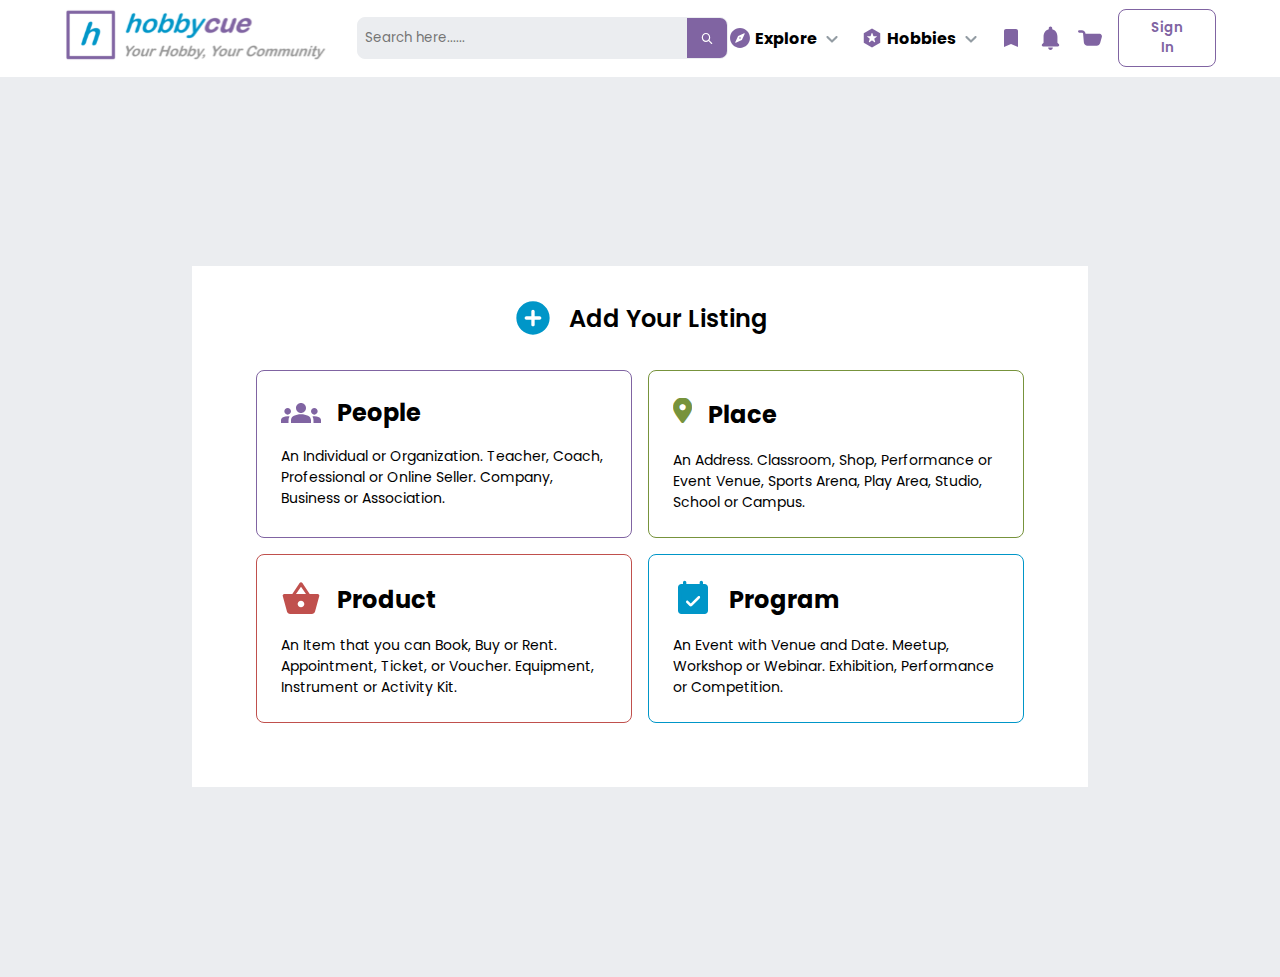
<file: addNew.html>
<!DOCTYPE html>
<html lang="en">

<head>
    <meta charset="UTF-8">
    <meta name="viewport" content="width=device-width, initial-scale=1.0">
    <title>Add New</title>
    <link rel="stylesheet" href="style.css">
    <link rel="stylesheet" href="https://cdnjs.cloudflare.com/ajax/libs/font-awesome/6.5.1/css/all.min.css">
</head>

<body>
    <!-- Navbar------ -->

    <div class="nav_container">
        <div class="icon_resp">
            <img src="./Images/HobbyCueLogovResponsive.svg" alt="">
        </div>
        <a href="./index.html" class="small_nav_a" ><div class="icon"><img src="./Images/HobbyCueLogo.svg" alt="logo"></div></a>
        <div class="search_bar">
            <input class="search_input" type="text" name="search_bar" placeholder="Search here......">
            <img class="search_icon" src="./Images/search.svg" alt="Search">
        </div>
        <div class="features">
            <div class="dropdown">
                <div class="dropbtn">
                    <img class="feature_icon" src="./Images/Explore.svg" alt="Explore">
                    <button class="dropbtn">Explore </button>
                    <img src="./Images/drop_down.svg" alt="">
                </div>
                <div class="dropdown-content">
                    <a href="#">People-Community</a>
                    <a href="#">Places-Venue</a>
                    <a href="#">Programs-Event</a>
                    <a href="#">Products-store</a>
                    <a href="#">Blogs</a>
                </div>
            </div>

            <div class="dropdown">
                <div class="dropbtn">
                    <img class="feature_icon" src="./Images/Hobbies.svg " alt="Explore">
                    <button class="dropbtn">Hobbies</button>
                    <img src="./Images/drop_down.svg" alt="">
                </div>
                <div class="dropdown-content">
                    <a href="#">People</a>
                    <a href="#">Places</a>
                    <a href="#">Programs</a>
                    <a href="#">Product</a>
                    <a href="#">Blogs</a>
                </div>
            </div>

            <img class="feature_icon" src="./Images/bookmark.svg" alt="bookmark">
            <img class="feature_icon" src="./Images/bell.svg" alt="bell">
            <img class="feature_icon" src="./Images/cart.svg" alt="add_to_cart">

            <button class="btn">Sign In</button>

        </div>
        <div class="burger hide">
            <img class="feature_icon" src="./Images/search1.svg" alt="bell">
            <img class="feature_icon" src="./Images/bell.svg" alt="bell">
            <img src="./Images/menu_black.svg" alt="" class="burger_icon" onclick="ShowPopUp()">
        </div>
    </div>
<!-- ---add-new-page------------------ -->

    <div class="add_new_container">
        <div class="add_new">
            <div class="add_new_title">
                <img src="./Images/Add.svg" alt="add_new">
                <p>Add Your Listing</p>
            </div>
            <div class="add_new_cards">
                <div class="add_new_card_1 card">
                    <div class="card_head card_head_hover ">
                        <img src="./Images/people.svg" alt="">
                        <div class="title font_black">People</div>
                    </div>
                    <div class="sm_text">An Individual or Organization. Teacher, Coach, Professional or Online Seller.
                        Company, Business or Association.</div>
                </div>

                <div class="add_new_card_2 card">
                    <div class="card_head ">
                        <div class="font_icon"><i class="fa-solid fa-location-dot "></i></div>
                        
                        <div class="title font_black">Place</div>
                    </div>
                    <div class="sm_text">An Address.  Classroom, Shop, Performance or Event Venue, Sports Arena, Play Area, Studio, School or Campus.</div>
                </div>

                <div class="add_new_card_3 card">
                    <div class="card_head ">
                        <img src="./Images/product.svg" alt="">
                        <div class="title font_black">Product</div>
                    </div>
                    <div class="sm_text">An Item that you can Book, Buy or Rent.  Appointment, Ticket, or Voucher.  Equipment, Instrument or Activity Kit.</div>
                </div>

                <div class="add_new_card_4 card">
                    <div class="card_head ">
                        <img src="./Images/program.svg" alt="">
                        <div class="title font_black">Program</div>
                    </div>
                    <div class="sm_text">An Event with Venue and Date.  Meetup, Workshop or Webinar.  Exhibition, Performance or Competition.</div>
                </div>
            </div>
        </div>
    </div>

     <!-- popup of login or join in mobile version ---------------->

     <div class="popup_container hidden_section">
        <div class="popup_section ">
            <div class="small_nav">
                <img src="./Images/HobbyCueLogovResponsive.svg" alt="">
                <div class="cross_bar" onclick="ShowPopUp()">X</div>

            </div>
            <div class="login_section">

                <div class="title font_purple" style="display: flex; gap: 1rem;">
                    <div class="sign_in add_underline" onclick="SignIn()">Sign In </div>

                    <div class="join_in" onclick="JoinIn()">Join in</div>
                </div>
                <div class="other_login_option">
                    <img class="img_position" src="./Images/Google.svg" alt="">
                    <p>Continue with Google</p>

                </div>
                <div class="other_login_option">
                    <img class="img_position" src="./Images/Facebook.svg" alt="">
                    <p>Continue with Facebook</p>
                </div>
                <div class="flex_justify_center ">
                    <div>Or connect with</div>
                </div>
                <div class="input_field flex_justify_between " style="background-color: 
            #EBEDF0;">
                    <input type="email" name="email" id="" placeholder="Email">
                </div>
                <div class="input_field flex_justify_between" style="background-color: 
            #EBEDF0;">
                    <input type="password" name="password" id="" placeholder="Password">
                    <img src="./Images//eye.svg" alt="">
                </div>

                <div class="toggle_section sign_in_page">
                    <div class="flex_justify_between ">
                        <label class="remember_checkbox">
                            <input type="checkbox">
                            Remember me
                        </label>
                        <div>
                            <img src="./Images/lock_black.svg" alt="">
                            Forgot Password?
                        </div>
                    </div>
                    <button class="btn max_btn">Continue</button>
                </div>
                <div class="toggle_section hidden_section join_in_page">
                    <div class="password_strength">
                        <div class="strengths">
                            <div class="p_st"></div>
                            <div class="p_st"></div>
                            <div class="p_st"></div>
                        </div>
                        <p>Password strength</p>
                    </div>
                    <p>By continuing, you agree to our Terms of Service and Privacy Policy.</p>
                    <button class="btn max_btn">agree and continue</button>
                </div>


            </div>
        </div>
    </div>
    <script src="script.js"></script>
</body>

</html>
</file>
<file: style.css>
@import url('https://fonts.googleapis.com/css2?family=Poppins:wght@200&display=swap');

* {
    margin: 0%;
    padding: 0%;
    box-sizing: border-box;
    font-family: 'Poppins', sans-serif;
    overflow-x: hidden;
}

.flex_justify_between {
    display: flex;
    justify-content: space-between;
    align-items: center;
}

.flex_justify_center {
    display: flex;
    justify-content: center;
}

.title {
    font-weight: bold;
    font-size: 1.5rem;
}

.font_black {
    color: black;
}

.font_purple {
    color: #8064A2;
}

.img_position {
    position: absolute;
    left: 0;
    padding: 0.2rem;
    padding-left: 2rem;
}

.position_relative {
    position: relative;
}

.btn {
    width: fit-content;
    background-color: white;
    border: 1px solid #8064A2;
    border-radius: 0.5rem;
    color: #8064A2;
    padding: 0.5rem 1.5rem;
    font-weight: 600;
    text-decoration: none;
    text-align: center;
    cursor: pointer;
}
.btn:hover{
    background-color: #8064A2;
    border-color: #8064A2;
    color: white;
}

a {
    text-decoration: none;
}

.max_btn {
    width: 100%;
    color: black;
}

.sm_text {
    font-size: 14px;
}

.scroll_top{
    background-color: rgba(255, 255, 255, 0.687);
    border-radius: 50%;
    border: 2px solid #EBEDF0;
    display: flex;
    justify-content: center;
    align-items: center;
    position: fixed;
    bottom: 20px;
    right: 20px;
    font-size: 2rem;
    overflow: visible;
    width: fit-content;
    height: fit-content;
    z-index: 1;

}
.scroll_top>a{
    padding: 0.5rem 0.7rem;
}
.scroll_top:hover{
    background-color: #8064A2;
    color: white;
}

/* navbar----------- */
.nav_container {
    display: flex;
    flex-direction: row;
    justify-content: space-between;
    align-items: center;
    background-color: white;
    padding: 0.5rem 4rem;
    width: 100%;
    z-index: 1;
}

.features {
    display: flex;
    gap: 1rem;
    align-items: center;
}

.search_bar {
    display: flex;
    flex-direction: row;
    align-items: center;
    border: 1px solid #EBEDF0;
    border-radius: 0.5rem;
    background-color: #EBEDF0;
}

.search_input {
    padding: 0.4rem;
    padding-right: 4rem;
    border: 1px solid transparent;
    background-color: transparent;
}

.search_bar:hover {
    background-color: #F8F9FA;
}

.search_icon {
    padding: 0.8rem;
    background-color: #8064A2;
}

.feature_icon {
    height: 24px;
    width: 24px;
}

.icon>img {
    width: 90%;
}


.dropdown .dropbtn {
    display: flex;
    align-items: center;
    gap: 0.2rem;
    font-size: 16px;
    border: none;
    outline: none;
    color: black;
    font-weight: bold;
    background-color: inherit;
    font-family: inherit;
    margin: 0;
}


.dropdown-content {
    display: none;
    position: absolute;
    background-color: #f9f9f9;
    min-width: 160px;
    box-shadow: 0px 8px 16px 0px rgba(0, 0, 0, 0.2);
    z-index: 1;
    top: 5rem;
}

.dropdown-content a {
    float: none;
    color: black;
    padding: 12px 16px;
    text-decoration: none;
    display: block;
    text-align: left;
    border-bottom: 2px solid #939CA3;
}

.dropdown:hover .dropdown-content {
    display: block;
}

.icon_resp {
    display: none;
}

.burger {
    display: flex;
    flex-direction: row;
    gap: 2rem;
    align-items: center;
    width: fit-content;
    cursor: pointer;
}

.hide {
    display: none;
}


/* hero-section------------------------- */

.hero_container {
    background-color: #F7F5F9;
    padding: 0.5rem 4rem;
    display: flex;
    gap: 5rem;
    padding-top: 2rem;
    height: max-content;
    
}

.main_desccription {
    display: flex;
    flex-direction: column;
    gap: 2.5rem;
    color: black;
    font-weight: 600;
}

.main_heading {
    font-size: 2rem;
    font-weight: 800;
    letter-spacing: 2%;
    font-style: italic;
    line-height: 54px;
}

.login_section {
    width: 100%;
    display: flex;
    flex-direction: column;
    gap: 1rem;
    padding: 2rem;
}

.other_login_option {
    display: flex;
    justify-content: center;
    background-color: transparent;
    border: 1px solid #8064A2;
    border-radius: 0.5rem;
    padding: 0.5rem;
    font-weight: 600;
    position: relative;
    align-items: center;
    font-size: 0.8rem;
    cursor: pointer;
}

.main_img>img {
    width: 100%;
}

.input_field {
    background-color: white;
    padding: 0.5rem;
}

.input_field>input {
    background-color: transparent;
    border: none;
}

.toggle_section {
    display: flex;
    flex-direction: column;
    gap: 1rem;
}

.sign_in,.join_in{
    cursor: pointer;
}
.add_underline{
    border-bottom: 2px solid #8064A2;
}
.hidden_section {
    display: none;
}
.password_strength{
    display: flex;
    flex-direction: row;
    align-items: center;
    justify-content: space-between;
    font-size: 0.7rem;
}
.strengths{
    display: flex;
    flex-direction: row;
    gap: 0.5rem;
    
}

.p_st{
    width: 30px;
    height: 5px;
    background-color: #FFFFFF;
    border-radius: 1rem;
}


/* popup section----------------- */

.popup_section{
    display: flex;
    flex-direction: column;
    gap: 2rem;
}

.add_popup_top{
    position: absolute;
    top: 0;
    left: 0;
    background-color: white;
    width: 100%;
    height: 100vh;
    z-index: 5;
}

.small_nav{
    display: flex;
    justify-content: space-between;
    padding: 0rem 2rem;
    border-bottom: 2px solid #EBEDF0;
}
.cross_bar{
    font-weight: 600;
    font-size: 2rem;
    cursor: pointer;
}

/* section1----------------- */
.section1_container {
    padding: 4rem 8rem;
    height: max-content;
    display: grid;
    grid-template-columns: repeat(auto-fit, minmax(400px, 1fr));
    gap: 1rem;
    justify-content: space-between;
    margin: auto;
}

.card {

    border: 1px solid #8064A2;
    border-radius: 0.5rem;
    padding: 1.5rem;
    display: flex;
    flex-direction: column;
    gap: 1rem;
}

.card_head {
    display: flex;
    gap: 1rem;
    align-items: center;
    color: balck;
}


/* section2------------------- */
.section2_container {
    background-color: #F7FDFF;
    padding: 2rem 4rem;
}

.add_your_own_card {
    background-color: white;
    border-color: gainsboro;


}


/* section3-------------- */

.section3_container {
    padding: 1rem 12rem;
    text-align: center;
}

.testimonial_card {
    background-color: #F7F5F9;
    border-color: transparent;
}

.audio_part {
    background-color: #CCC1DA;
    width: fit-content;
    border-radius: 0.5rem;
    display: flex;
    padding: 0.5rem;
    align-items: center;
    justify-content: space-between;
}

.audio_part img {
    width: 10%;
}

audio::-webkit-media-controls-play-button,
audio::-webkit-media-controls-panel {
    background-color: #CCC1DA;
    color: #CCC1DA;
    border: #CCC1DA;
}

.testimonial_detail {
    display: flex;
    align-items: center;
    justify-content: space-between;
}

.person_name {
    color: #8064A2;
    font-size: 1.2rem;
    font-weight: 600;
}

.designation {
    color: #0096C8;
}

.person_information {
    display: flex;
    align-items: center;
    justify-content: space-between;
}

.person_information img {
    width: 30%;
}

/* community--------------- */

.section4_container {
    padding: 2rem 8rem;

}

.community_card {
    display: flex;
    flex-direction: column;
    gap: 2rem;
    padding: 2rem;
    background-color: #F7FDFF;
}

.fill_btn {
    width: fit-content;
    background-color: #8064A2;
    border: 1px solid #8064A2;
    border-radius: 0.5rem;
    color: white;
    padding: 0.5rem 1.5rem;
    font-weight: 600;
}

/* footer--------------- */
.footer_container {
    padding: 0rem 8rem;


}

.footer_upper_section {
    background-color: #FFFFFF;
    display: grid;
    grid-template-columns: repeat(auto-fit, minmax(100px, 1fr));
    gap: 3rem;
    padding: 0rem 2rem;
}

.footer_lower_section {
    background-color: #F7F5F9;
    text-align: center;
    padding: 2rem;
    font: bold;
    font-size: 1rem;
}

.Social_Media {
    display: flex;
    flex-direction: column;
    gap: 1rem;
}

.social_media_icons {
    display: flex;
    gap: 1rem;
}

.social_media_icons img {
    width: 24px;
    height: 24px;
}

.subtitle {
    font-weight: 600;
}

.invite_btn {
    width: fit-content;
    padding: 0.5rem 1rem;
    background-color: #8064A2;
    
}
.footer_search_bar {
    display: flex;
    flex-direction: row;
    align-items: center;
    border: 1px solid #EBEDF0;
    border-radius: 0.5rem;
    background-color: #EBEDF0;
    justify-content: space-between
}

/* add new page------------------------- */
.add_new_container {
    background-color: #EBEDF0;
    height: auto;
    min-height: 100vh;
    display: flex;
    align-items: center;
    justify-content: center;
    overflow: unset;
    padding-top: 0rem;
}

.add_new {
    background-color: white;
    width: 70%;
    padding: 2rem;
}

.add_new_title {
    display: flex;
    flex-direction: row;
    gap: 1rem;
    align-items: center;
    justify-content: center;
}

.add_new_title p {
    font-size: 1.5rem;
    font-weight: 600;
}

.add_new_cards {
    padding: 2rem;
    height: max-content;
    display: grid;
    grid-template-columns: repeat(auto-fit, minmax(250px, 1fr));
    gap: 1rem;
    justify-content: space-between;
}
.font_icon{
    font-size: 1.6rem;
}

.add_new_card_1 {
    border-color: #8064A2;
}

.add_new_card_2 {
    border-color: #77933C;

}
.font_icon>i{
    color: #77933C;
}

.add_new_card_3 {
    border-color: #C0504D;
}

.add_new_card_4 {
    border-color: #0096C8;
}

.add_new_card_1:hover {
    background-color: #8064A2;
    color: white;
}

.add_new_card_2:hover {
    background-color: #77933C;
    color: white;
}

.add_new_card_3:hover {
    background-color: #C0504D;
    color: white;
}

.add_new_card_4:hover {
    background-color: #0096C8;
    color: white;
}

.card_head_hover>div:hover {
    color: white;
}


/* ----responsive------------------------------ */
@media only screen and (max-width:600px) {
    .add_new {
        width: 100%;
    }

    .main_heading {
        font-size: 18px;
    }

    .footer_container {
        padding: 1rem;
    }

    .person_name {
        font-size: 1rem;
    }
    .icon {
        width: 80%;
    }
    .icon>img {
        width: 100%;
    }
}

@media only screen and (max-width:800px) {
    .section1_container {
        padding: 2rem 4rem;
        grid-template-columns: repeat(auto-fit, minmax(300px, 1fr));
    }

    .full_container {
        width: 100%;
        padding: 0;
    }

    .full_btn {
        width: 100%;

    }

    .person_information {
        padding: 0.5rem;
    }

    .section4_container {
        padding: 1rem 0rem;
    }

    .footer_lower_section {
        padding: 1rem;
    }
    .sign_in_page{
        font-size: 0.6rem;
    }
    .footer_upper_section{
        grid-template-columns: repeat(auto-fit, minmax(200px, 1fr));
        padding-bottom: 1rem;
    }
}

@media only screen and (max-width:1200px) {
    .search_bar {
        display: none;
    }

    .icon {
        width: 70%;
    }

    .icon>img {
        width: 70%;
    }

    .fit_txt_res {
        width: 30%;
    }

    .testimonial_detail {
        flex-direction: column-reverse;
        padding: 1rem;
    }

    .person_information img {
        width: 20%;

    }
    
    
    .other_login_option{
        font-size: 0.5rem;
    }

}

@media only screen and (max-width:1000px) {
    .hero_container {
        flex-direction: column;

    }
    .other_login_option{
        font-size: 0.7rem;
    }
   

}

@media only screen and (max-width:900px) {


    .features {
        display: none;
    }


    .burger {
        display: block;
        width: 25%;
    }

    .hidden_para {
        display: none;
    }

    .section3_container {
        padding: 0.5rem 1rem;
    }
   
}

@media only screen and (max-width:480px){
    .nav_container {
        padding: 0.5rem;
    }
    .hero_container{
        padding: 1rem;
    }
    .sign_in,.join_in{
        font-size: 1rem;
        padding: 0;
    }
    .sign_in_page{
        font-size: 0.6rem;
    }
    .section1_container,.section2_container{
        padding: 2rem;
    }
    .title{
        font-size: 1rem;
    }
    .footer_upper_section{
        grid-template-columns: repeat(auto-fit, minmax(200px, 1fr));
        padding-bottom: 1rem;
    }
    .small_nav_a{
        width: 78%;
    }
}
</file>
